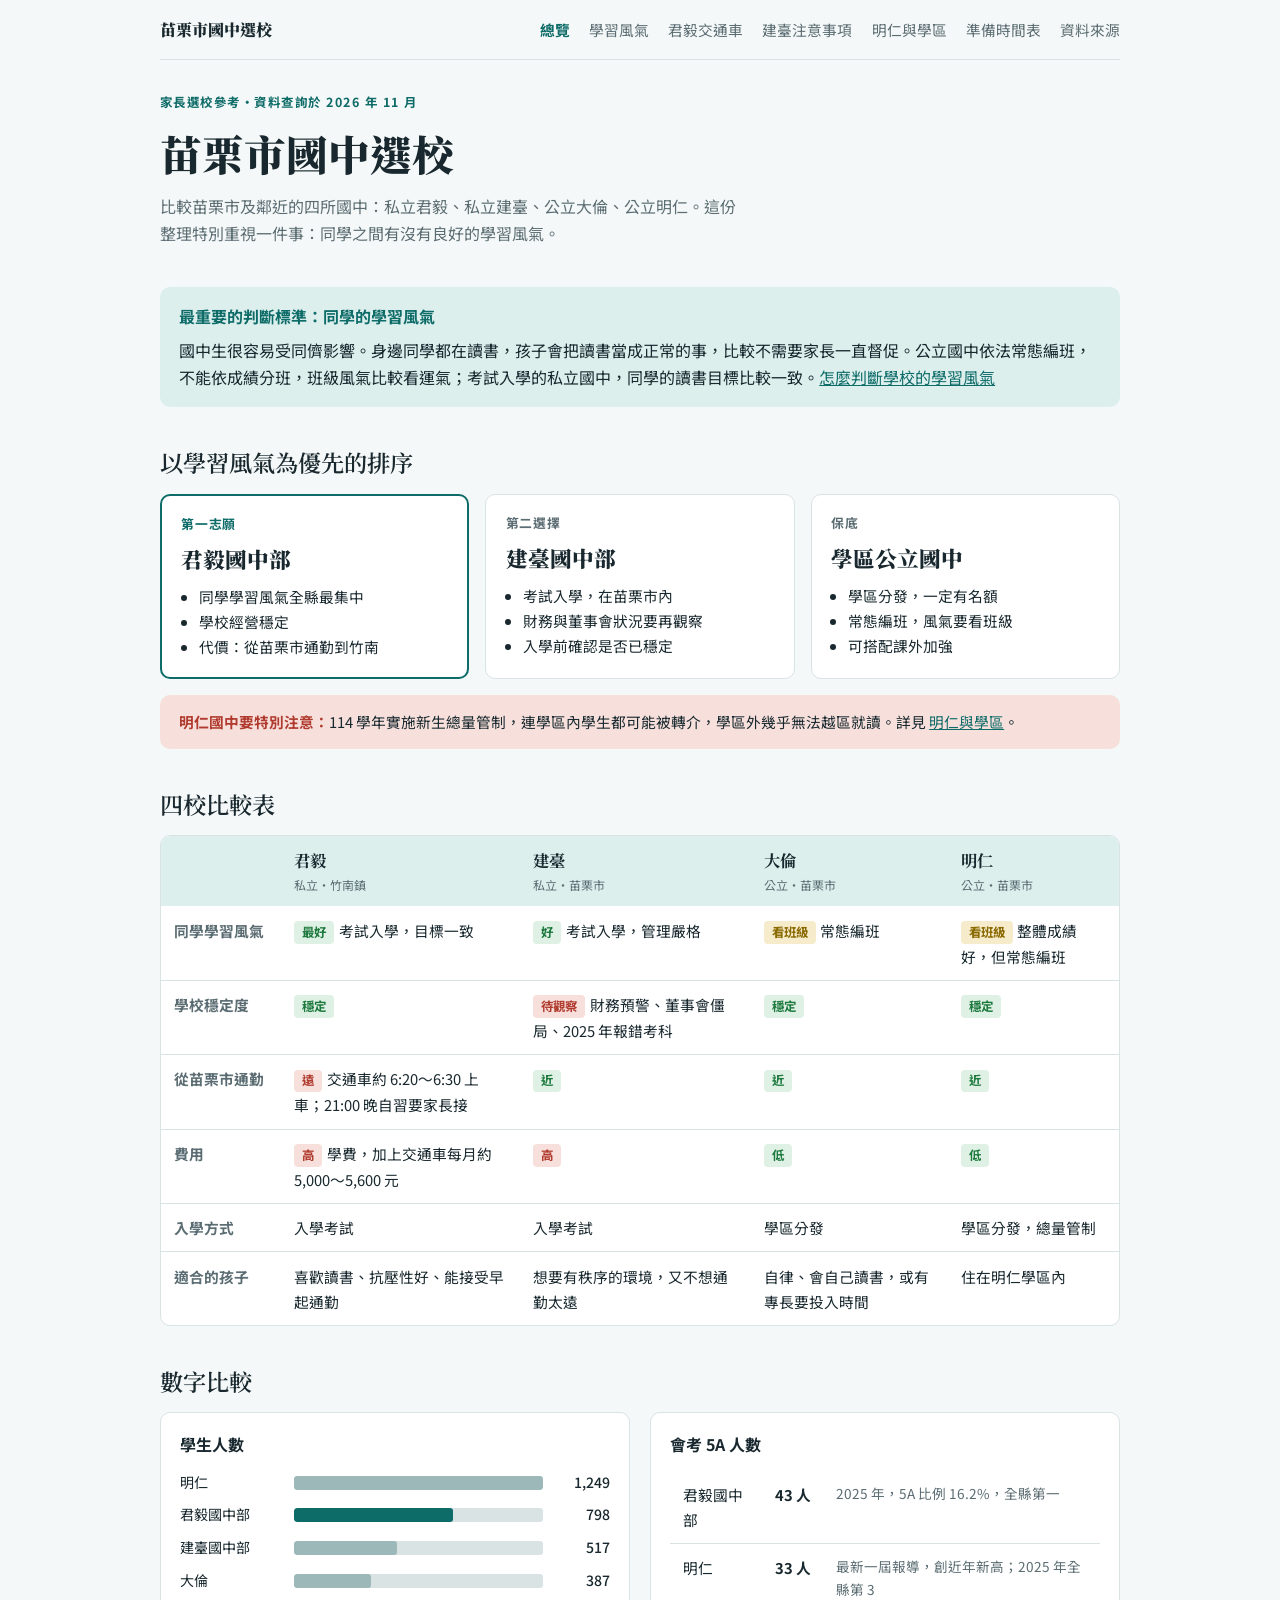
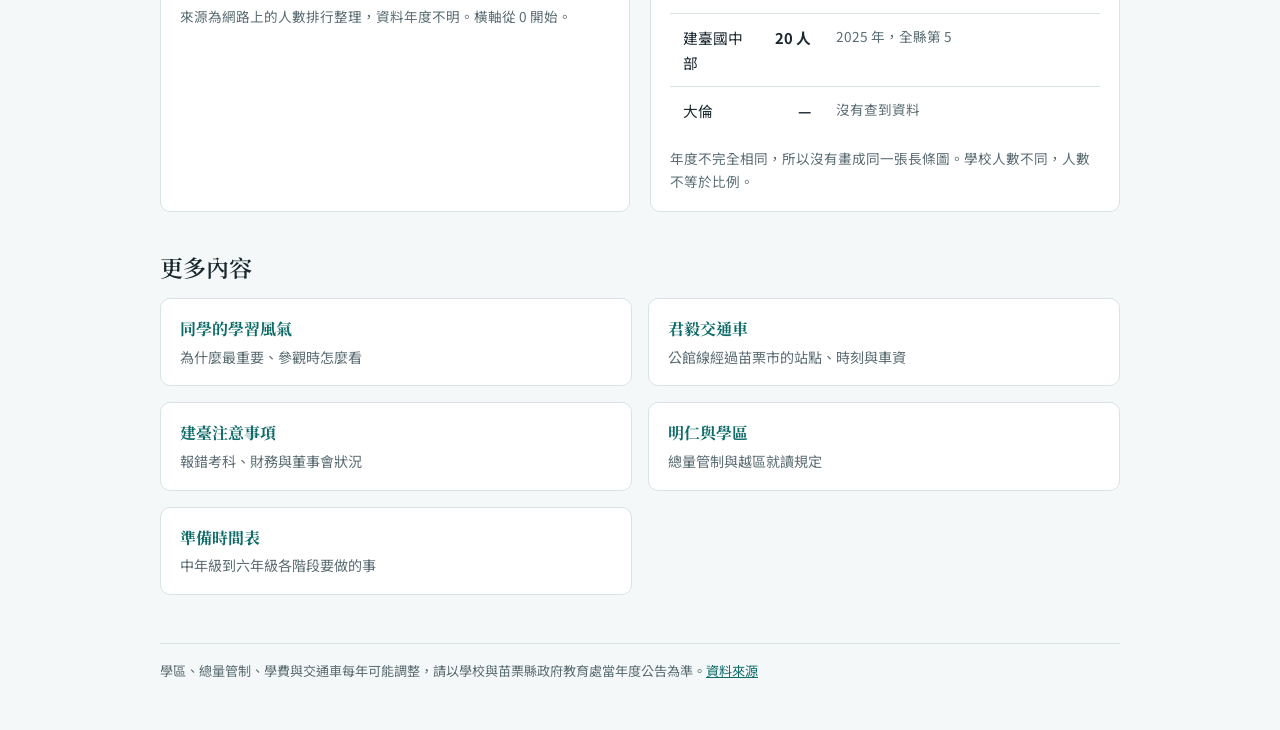
<file: index.html>
<!doctype html>
<html lang="zh-Hant-TW">
<head>
<meta charset="utf-8">
<meta name="viewport" content="width=device-width, initial-scale=1, viewport-fit=cover">
<title>苗栗市國中選校</title>
<meta name="description" content="比較君毅、建臺、大倫、明仁四所國中的學習風氣、穩定度、通勤、費用與入學方式。">
<link rel="preconnect" href="https://fonts.googleapis.com">
<link rel="stylesheet" href="https://fonts.googleapis.com/css2?family=Noto+Sans+TC:wght@400;500;700&family=Noto+Serif+TC:wght@600;900&display=swap">
<link rel="stylesheet" href="style.css">
</head>
<body>
<nav class="top">
  <a class="brand" href="index.html">苗栗市國中選校</a>
  <a class="link" href="index.html" aria-current="page">總覽</a>
  <a class="link" href="atmosphere.html">學習風氣</a>
  <a class="link" href="bus.html">君毅交通車</a>
  <a class="link" href="jiantai.html">建臺注意事項</a>
  <a class="link" href="mingren.html">明仁與學區</a>
  <a class="link" href="timeline.html">準備時間表</a>
  <a class="link" href="sources.html">資料來源</a>
</nav>
<main class="wrap">

<header class="page">
  <span class="eyebrow">家長選校參考・資料查詢於 2026 年 11 月</span>
  <h1>苗栗市國中選校</h1>
  <p class="lede">比較苗栗市及鄰近的四所國中：私立君毅、私立建臺、公立大倫、公立明仁。這份整理特別重視一件事：同學之間有沒有良好的學習風氣。</p>
</header>

<section>
  <div class="key">
    <p><b>最重要的判斷標準：同學的學習風氣</b></p>
    <p>國中生很容易受同儕影響。身邊同學都在讀書，孩子會把讀書當成正常的事，比較不需要家長一直督促。公立國中依法常態編班，不能依成績分班，班級風氣比較看運氣；考試入學的私立國中，同學的讀書目標比較一致。<a href="atmosphere.html">怎麼判斷學校的學習風氣</a></p>
  </div>
</section>

<section>
  <h2>以學習風氣為優先的排序</h2>
  <div class="rank">
    <div class="pick first">
      <span class="role">第一志願</span>
      <span class="name">君毅國中部</span>
      <ul>
        <li>同學學習風氣全縣最集中</li>
        <li>學校經營穩定</li>
        <li>代價：從苗栗市通勤到竹南</li>
      </ul>
    </div>
    <div class="pick">
      <span class="role">第二選擇</span>
      <span class="name">建臺國中部</span>
      <ul>
        <li>考試入學，在苗栗市內</li>
        <li>財務與董事會狀況要再觀察</li>
        <li>入學前確認是否已穩定</li>
      </ul>
    </div>
    <div class="pick">
      <span class="role">保底</span>
      <span class="name">學區公立國中</span>
      <ul>
        <li>學區分發，一定有名額</li>
        <li>常態編班，風氣要看班級</li>
        <li>可搭配課外加強</li>
      </ul>
    </div>
  </div>
  <p class="out"><b>明仁國中要特別注意：</b>114 學年實施新生總量管制，連學區內學生都可能被轉介，學區外幾乎無法越區就讀。詳見 <a href="mingren.html">明仁與學區</a>。</p>
</section>

<section>
  <h2>四校比較表</h2>
  <div class="scroll">
    <table>
      <thead><tr>
        <th></th>
        <th>君毅<span>私立・竹南鎮</span></th>
        <th>建臺<span>私立・苗栗市</span></th>
        <th>大倫<span>公立・苗栗市</span></th>
        <th>明仁<span>公立・苗栗市</span></th>
      </tr></thead>
      <tbody>
        <tr><th>同學學習風氣</th>
          <td><span class="lv g">最好</span>考試入學，目標一致</td>
          <td><span class="lv g">好</span>考試入學，管理嚴格</td>
          <td><span class="lv m">看班級</span>常態編班</td>
          <td><span class="lv m">看班級</span>整體成績好，但常態編班</td></tr>
        <tr><th>學校穩定度</th>
          <td><span class="lv g">穩定</span></td>
          <td><span class="lv b">待觀察</span>財務預警、董事會僵局、2025 年報錯考科</td>
          <td><span class="lv g">穩定</span></td>
          <td><span class="lv g">穩定</span></td></tr>
        <tr><th>從苗栗市通勤</th>
          <td><span class="lv b">遠</span>交通車約 6:20～6:30 上車；21:00 晚自習要家長接</td>
          <td><span class="lv g">近</span></td>
          <td><span class="lv g">近</span></td>
          <td><span class="lv g">近</span></td></tr>
        <tr><th>費用</th>
          <td><span class="lv b">高</span>學費，加上交通車每月約 5,000～5,600 元</td>
          <td><span class="lv b">高</span></td>
          <td><span class="lv g">低</span></td>
          <td><span class="lv g">低</span></td></tr>
        <tr><th>入學方式</th>
          <td>入學考試</td>
          <td>入學考試</td>
          <td>學區分發</td>
          <td>學區分發，總量管制</td></tr>
        <tr><th>適合的孩子</th>
          <td>喜歡讀書、抗壓性好、能接受早起通勤</td>
          <td>想要有秩序的環境，又不想通勤太遠</td>
          <td>自律、會自己讀書，或有專長要投入時間</td>
          <td>住在明仁學區內</td></tr>
      </tbody>
    </table>
  </div>
</section>

<section>
  <h2>數字比較</h2>
  <div class="charts">
    <div class="card">
      <h3>學生人數</h3>
      <div class="bars" role="img" aria-label="學生人數：明仁 1249、君毅國中部 798、建臺國中部 517、大倫 387">
        <div class="row"><span class="lab">明仁</span><div class="track"><div class="fill" style="width:100%"></div></div><span class="val">1,249</span></div>
        <div class="row"><span class="lab">君毅國中部</span><div class="track"><div class="fill hi" style="width:63.9%"></div></div><span class="val">798</span></div>
        <div class="row"><span class="lab">建臺國中部</span><div class="track"><div class="fill" style="width:41.4%"></div></div><span class="val">517</span></div>
        <div class="row"><span class="lab">大倫</span><div class="track"><div class="fill" style="width:31%"></div></div><span class="val">387</span></div>
      </div>
      <p class="note">來源為網路上的人數排行整理，資料年度不明。橫軸從 0 開始。</p>
    </div>
    <div class="card">
      <h3>會考 5A 人數</h3>
      <table>
        <tbody>
          <tr><td>君毅國中部</td><td class="n">43 人</td><td class="note">2025 年，5A 比例 16.2%，全縣第一</td></tr>
          <tr><td>明仁</td><td class="n">33 人</td><td class="note">最新一屆報導，創近年新高；2025 年全縣第 3</td></tr>
          <tr><td>建臺國中部</td><td class="n">20 人</td><td class="note">2025 年，全縣第 5</td></tr>
          <tr><td>大倫</td><td class="n">—</td><td class="note">沒有查到資料</td></tr>
        </tbody>
      </table>
      <p class="note">年度不完全相同，所以沒有畫成同一張長條圖。學校人數不同，人數不等於比例。</p>
    </div>
  </div>
</section>

<section>
  <h2>更多內容</h2>
  <div class="pages">
    <a href="atmosphere.html"><b>同學的學習風氣</b><span>為什麼最重要、參觀時怎麼看</span></a>
    <a href="bus.html"><b>君毅交通車</b><span>公館線經過苗栗市的站點、時刻與車資</span></a>
    <a href="jiantai.html"><b>建臺注意事項</b><span>報錯考科、財務與董事會狀況</span></a>
    <a href="mingren.html"><b>明仁與學區</b><span>總量管制與越區就讀規定</span></a>
    <a href="timeline.html"><b>準備時間表</b><span>中年級到六年級各階段要做的事</span></a>
  </div>
</section>

</main>
<footer>學區、總量管制、學費與交通車每年可能調整，請以學校與苗栗縣政府教育處當年度公告為準。<a href="sources.html">資料來源</a></footer>
</body>
</html>
</file>
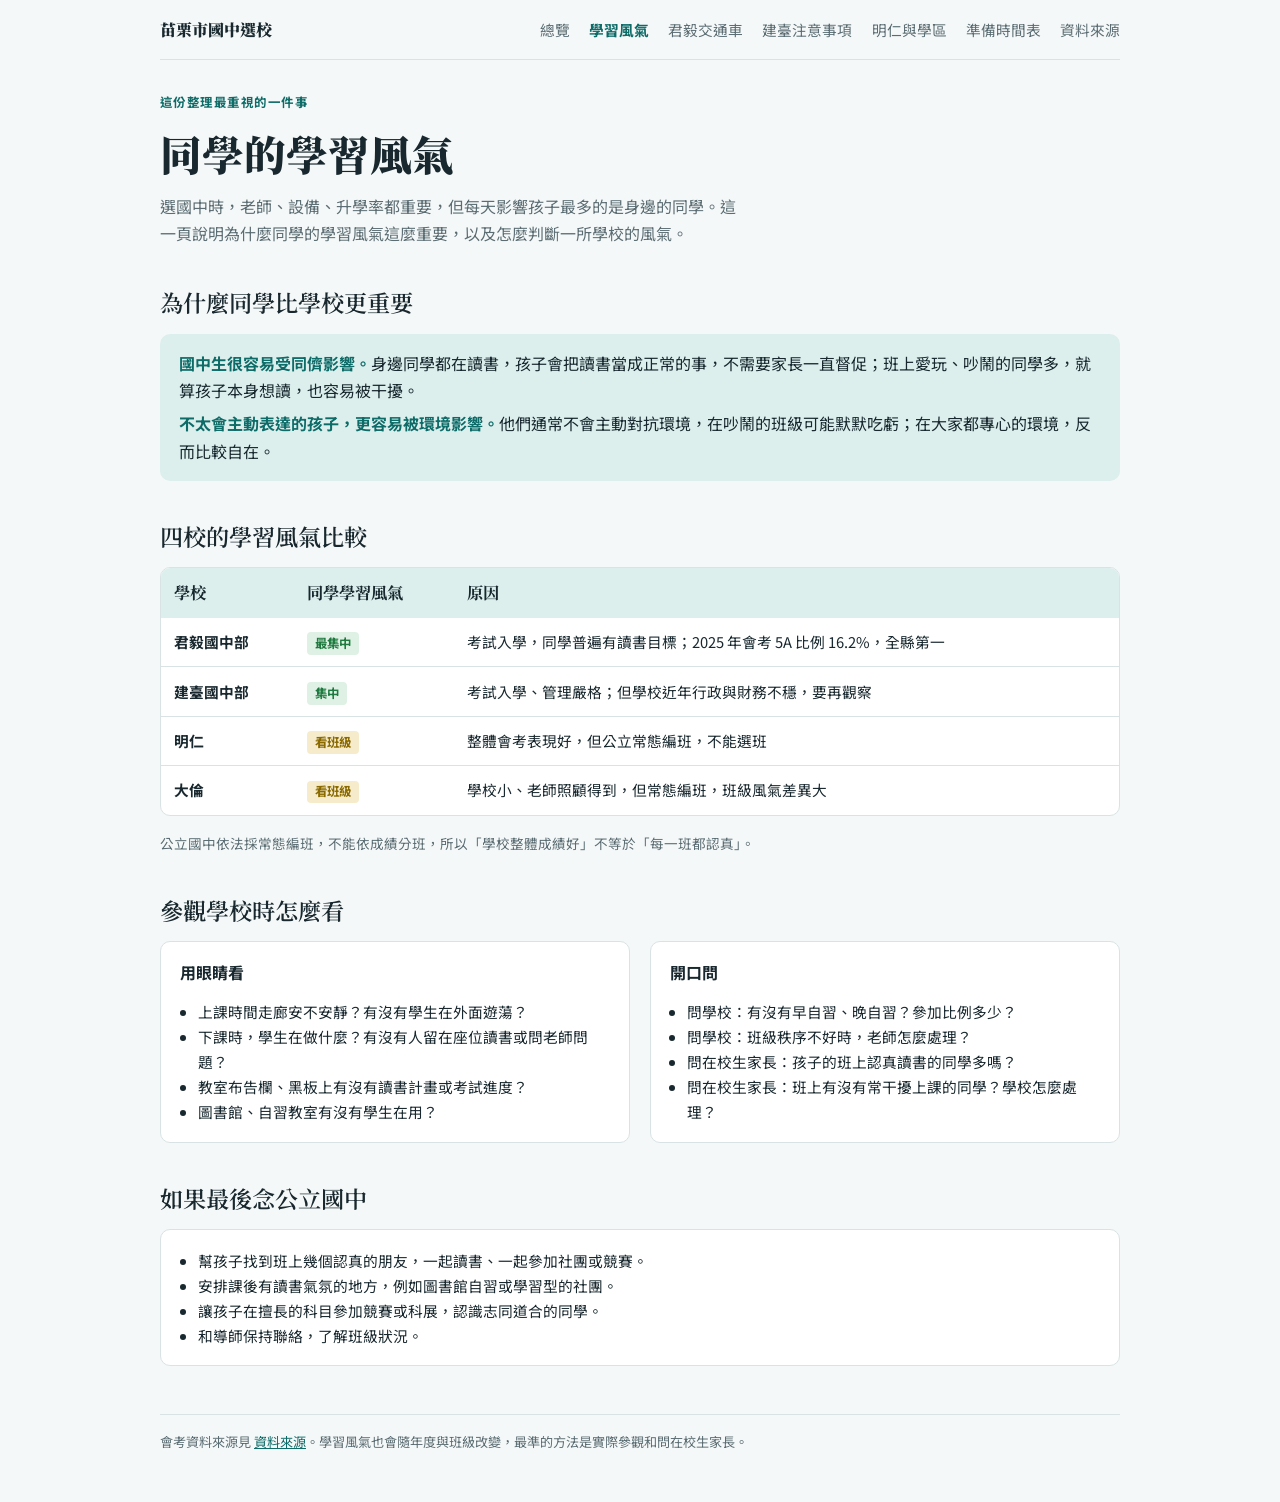
<file: atmosphere.html>
<!doctype html>
<html lang="zh-Hant-TW">
<head>
<meta charset="utf-8">
<meta name="viewport" content="width=device-width, initial-scale=1, viewport-fit=cover">
<title>同學的學習風氣・苗栗市國中選校</title>
<link rel="preconnect" href="https://fonts.googleapis.com">
<link rel="stylesheet" href="https://fonts.googleapis.com/css2?family=Noto+Sans+TC:wght@400;500;700&family=Noto+Serif+TC:wght@600;900&display=swap">
<link rel="stylesheet" href="style.css">
</head>
<body>
<nav class="top">
  <a class="brand" href="index.html">苗栗市國中選校</a>
  <a class="link" href="index.html">總覽</a>
  <a class="link" href="atmosphere.html" aria-current="page">學習風氣</a>
  <a class="link" href="bus.html">君毅交通車</a>
  <a class="link" href="jiantai.html">建臺注意事項</a>
  <a class="link" href="mingren.html">明仁與學區</a>
  <a class="link" href="timeline.html">準備時間表</a>
  <a class="link" href="sources.html">資料來源</a>
</nav>
<main class="wrap">

<header class="page">
  <span class="eyebrow">這份整理最重視的一件事</span>
  <h1>同學的學習風氣</h1>
  <p class="lede">選國中時，老師、設備、升學率都重要，但每天影響孩子最多的是身邊的同學。這一頁說明為什麼同學的學習風氣這麼重要，以及怎麼判斷一所學校的風氣。</p>
</header>

<section>
  <h2>為什麼同學比學校更重要</h2>
  <div class="key">
    <p><b>國中生很容易受同儕影響。</b>身邊同學都在讀書，孩子會把讀書當成正常的事，不需要家長一直督促；班上愛玩、吵鬧的同學多，就算孩子本身想讀，也容易被干擾。</p>
    <p><b>不太會主動表達的孩子，更容易被環境影響。</b>他們通常不會主動對抗環境，在吵鬧的班級可能默默吃虧；在大家都專心的環境，反而比較自在。</p>
  </div>
</section>

<section>
  <h2>四校的學習風氣比較</h2>
  <div class="scroll">
    <table>
      <thead><tr><th>學校</th><th>同學學習風氣</th><th>原因</th></tr></thead>
      <tbody>
        <tr><td><b>君毅國中部</b></td><td><span class="lv g">最集中</span></td><td>考試入學，同學普遍有讀書目標；2025 年會考 5A 比例 16.2%，全縣第一</td></tr>
        <tr><td><b>建臺國中部</b></td><td><span class="lv g">集中</span></td><td>考試入學、管理嚴格；但學校近年行政與財務不穩，要再觀察</td></tr>
        <tr><td><b>明仁</b></td><td><span class="lv m">看班級</span></td><td>整體會考表現好，但公立常態編班，不能選班</td></tr>
        <tr><td><b>大倫</b></td><td><span class="lv m">看班級</span></td><td>學校小、老師照顧得到，但常態編班，班級風氣差異大</td></tr>
      </tbody>
    </table>
  </div>
  <p class="note">公立國中依法採常態編班，不能依成績分班，所以「學校整體成績好」不等於「每一班都認真」。</p>
</section>

<section>
  <h2>參觀學校時怎麼看</h2>
  <div class="charts">
    <div class="card">
      <h3>用眼睛看</h3>
      <ul>
        <li>上課時間走廊安不安靜？有沒有學生在外面遊蕩？</li>
        <li>下課時，學生在做什麼？有沒有人留在座位讀書或問老師問題？</li>
        <li>教室布告欄、黑板上有沒有讀書計畫或考試進度？</li>
        <li>圖書館、自習教室有沒有學生在用？</li>
      </ul>
    </div>
    <div class="card">
      <h3>開口問</h3>
      <ul>
        <li>問學校：有沒有早自習、晚自習？參加比例多少？</li>
        <li>問學校：班級秩序不好時，老師怎麼處理？</li>
        <li>問在校生家長：孩子的班上認真讀書的同學多嗎？</li>
        <li>問在校生家長：班上有沒有常干擾上課的同學？學校怎麼處理？</li>
      </ul>
    </div>
  </div>
</section>

<section>
  <h2>如果最後念公立國中</h2>
  <div class="card">
    <ul>
      <li>幫孩子找到班上幾個認真的朋友，一起讀書、一起參加社團或競賽。</li>
      <li>安排課後有讀書氣氛的地方，例如圖書館自習或學習型的社團。</li>
      <li>讓孩子在擅長的科目參加競賽或科展，認識志同道合的同學。</li>
      <li>和導師保持聯絡，了解班級狀況。</li>
    </ul>
  </div>
</section>

</main>
<footer>會考資料來源見 <a href="sources.html">資料來源</a>。學習風氣也會隨年度與班級改變，最準的方法是實際參觀和問在校生家長。</footer>
</body>
</html>
</file>
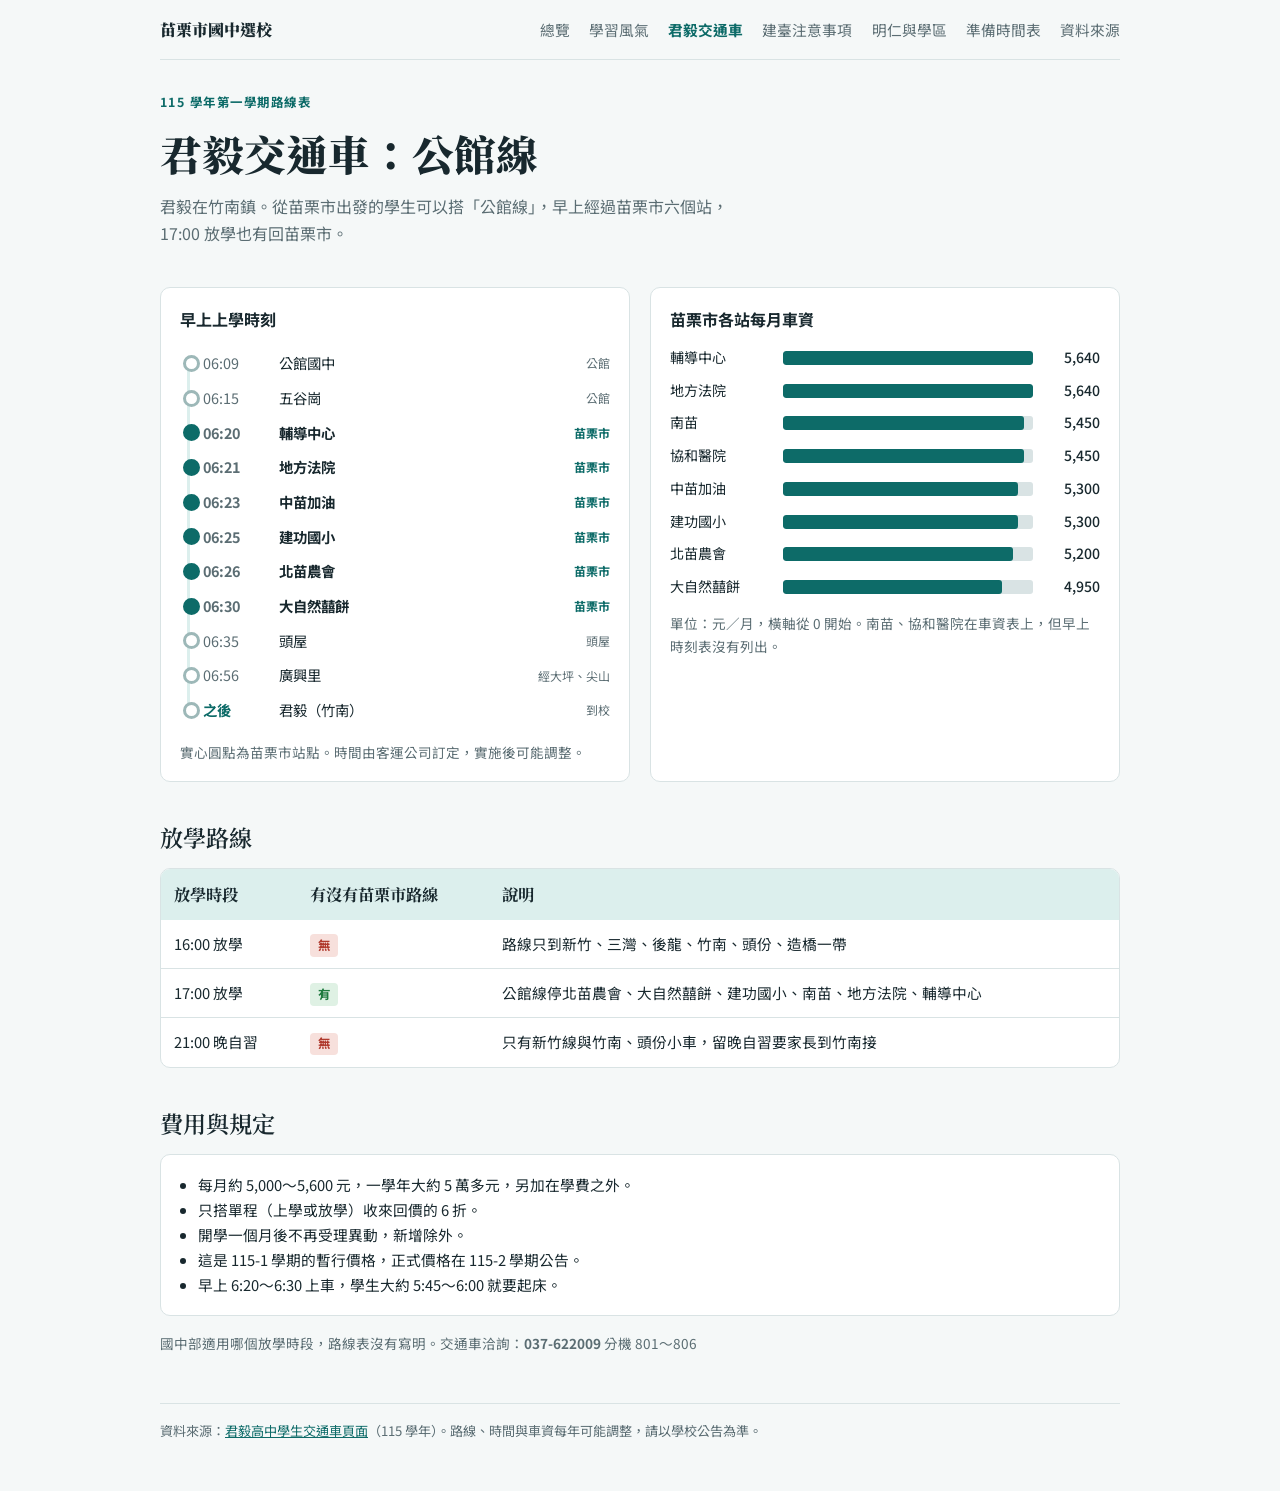
<file: bus.html>
<!doctype html>
<html lang="zh-Hant-TW">
<head>
<meta charset="utf-8">
<meta name="viewport" content="width=device-width, initial-scale=1, viewport-fit=cover">
<title>君毅交通車・苗栗市國中選校</title>
<link rel="preconnect" href="https://fonts.googleapis.com">
<link rel="stylesheet" href="https://fonts.googleapis.com/css2?family=Noto+Sans+TC:wght@400;500;700&family=Noto+Serif+TC:wght@600;900&display=swap">
<link rel="stylesheet" href="style.css">
</head>
<body>
<nav class="top">
  <a class="brand" href="index.html">苗栗市國中選校</a>
  <a class="link" href="index.html">總覽</a>
  <a class="link" href="atmosphere.html">學習風氣</a>
  <a class="link" href="bus.html" aria-current="page">君毅交通車</a>
  <a class="link" href="jiantai.html">建臺注意事項</a>
  <a class="link" href="mingren.html">明仁與學區</a>
  <a class="link" href="timeline.html">準備時間表</a>
  <a class="link" href="sources.html">資料來源</a>
</nav>
<main class="wrap">

<header class="page">
  <span class="eyebrow">115 學年第一學期路線表</span>
  <h1>君毅交通車：公館線</h1>
  <p class="lede">君毅在竹南鎮。從苗栗市出發的學生可以搭「公館線」，早上經過苗栗市六個站，17:00 放學也有回苗栗市。</p>
</header>

<section>
  <div class="charts">
    <div class="card">
      <h3>早上上學時刻</h3>
      <div class="route">
        <div class="stop"><span class="t">06:09</span><span>公館國中</span><span class="tag">公館</span></div>
        <div class="stop"><span class="t">06:15</span><span>五谷崗</span><span class="tag">公館</span></div>
        <div class="stop city"><span class="t">06:20</span><span>輔導中心</span><span class="tag">苗栗市</span></div>
        <div class="stop city"><span class="t">06:21</span><span>地方法院</span><span class="tag">苗栗市</span></div>
        <div class="stop city"><span class="t">06:23</span><span>中苗加油</span><span class="tag">苗栗市</span></div>
        <div class="stop city"><span class="t">06:25</span><span>建功國小</span><span class="tag">苗栗市</span></div>
        <div class="stop city"><span class="t">06:26</span><span>北苗農會</span><span class="tag">苗栗市</span></div>
        <div class="stop city"><span class="t">06:30</span><span>大自然囍餅</span><span class="tag">苗栗市</span></div>
        <div class="stop"><span class="t">06:35</span><span>頭屋</span><span class="tag">頭屋</span></div>
        <div class="stop"><span class="t">06:56</span><span>廣興里</span><span class="tag">經大坪、尖山</span></div>
        <div class="stop end"><span class="t">之後</span><span>君毅（竹南）</span><span class="tag">到校</span></div>
      </div>
      <p class="note">實心圓點為苗栗市站點。時間由客運公司訂定，實施後可能調整。</p>
    </div>

    <div class="card">
      <h3>苗栗市各站每月車資</h3>
      <div class="bars" role="img" aria-label="每月車資：輔導中心 5640、地方法院 5640、南苗 5450、協和醫院 5450、中苗加油 5300、建功國小 5300、北苗農會 5200、大自然囍餅 4950 元">
        <div class="row"><span class="lab">輔導中心</span><div class="track"><div class="fill hi" style="width:100%"></div></div><span class="val">5,640</span></div>
        <div class="row"><span class="lab">地方法院</span><div class="track"><div class="fill hi" style="width:100%"></div></div><span class="val">5,640</span></div>
        <div class="row"><span class="lab">南苗</span><div class="track"><div class="fill hi" style="width:96.6%"></div></div><span class="val">5,450</span></div>
        <div class="row"><span class="lab">協和醫院</span><div class="track"><div class="fill hi" style="width:96.6%"></div></div><span class="val">5,450</span></div>
        <div class="row"><span class="lab">中苗加油</span><div class="track"><div class="fill hi" style="width:94%"></div></div><span class="val">5,300</span></div>
        <div class="row"><span class="lab">建功國小</span><div class="track"><div class="fill hi" style="width:94%"></div></div><span class="val">5,300</span></div>
        <div class="row"><span class="lab">北苗農會</span><div class="track"><div class="fill hi" style="width:92.2%"></div></div><span class="val">5,200</span></div>
        <div class="row"><span class="lab">大自然囍餅</span><div class="track"><div class="fill hi" style="width:87.8%"></div></div><span class="val">4,950</span></div>
      </div>
      <p class="note">單位：元／月，橫軸從 0 開始。南苗、協和醫院在車資表上，但早上時刻表沒有列出。</p>
    </div>
  </div>
</section>

<section>
  <h2>放學路線</h2>
  <div class="scroll">
    <table>
      <thead><tr><th>放學時段</th><th>有沒有苗栗市路線</th><th>說明</th></tr></thead>
      <tbody>
        <tr><td>16:00 放學</td><td><span class="lv b">無</span></td><td>路線只到新竹、三灣、後龍、竹南、頭份、造橋一帶</td></tr>
        <tr><td>17:00 放學</td><td><span class="lv g">有</span></td><td>公館線停北苗農會、大自然囍餅、建功國小、南苗、地方法院、輔導中心</td></tr>
        <tr><td>21:00 晚自習</td><td><span class="lv b">無</span></td><td>只有新竹線與竹南、頭份小車，留晚自習要家長到竹南接</td></tr>
      </tbody>
    </table>
  </div>
</section>

<section>
  <h2>費用與規定</h2>
  <div class="card">
    <ul>
      <li>每月約 5,000～5,600 元，一學年大約 5 萬多元，另加在學費之外。</li>
      <li>只搭單程（上學或放學）收來回價的 6 折。</li>
      <li>開學一個月後不再受理異動，新增除外。</li>
      <li>這是 115-1 學期的暫行價格，正式價格在 115-2 學期公告。</li>
      <li>早上 6:20～6:30 上車，學生大約 5:45～6:00 就要起床。</li>
    </ul>
  </div>
  <p class="note">國中部適用哪個放學時段，路線表沒有寫明。交通車洽詢：<span class="tel">037-622009</span> 分機 801～806</p>
</section>

</main>
<footer>資料來源：<a href="https://www.cish.mlc.edu.tw/p/412-1000-310.php" target="_blank" rel="noopener">君毅高中學生交通車頁面</a>（115 學年）。路線、時間與車資每年可能調整，請以學校公告為準。</footer>
</body>
</html>
</file>
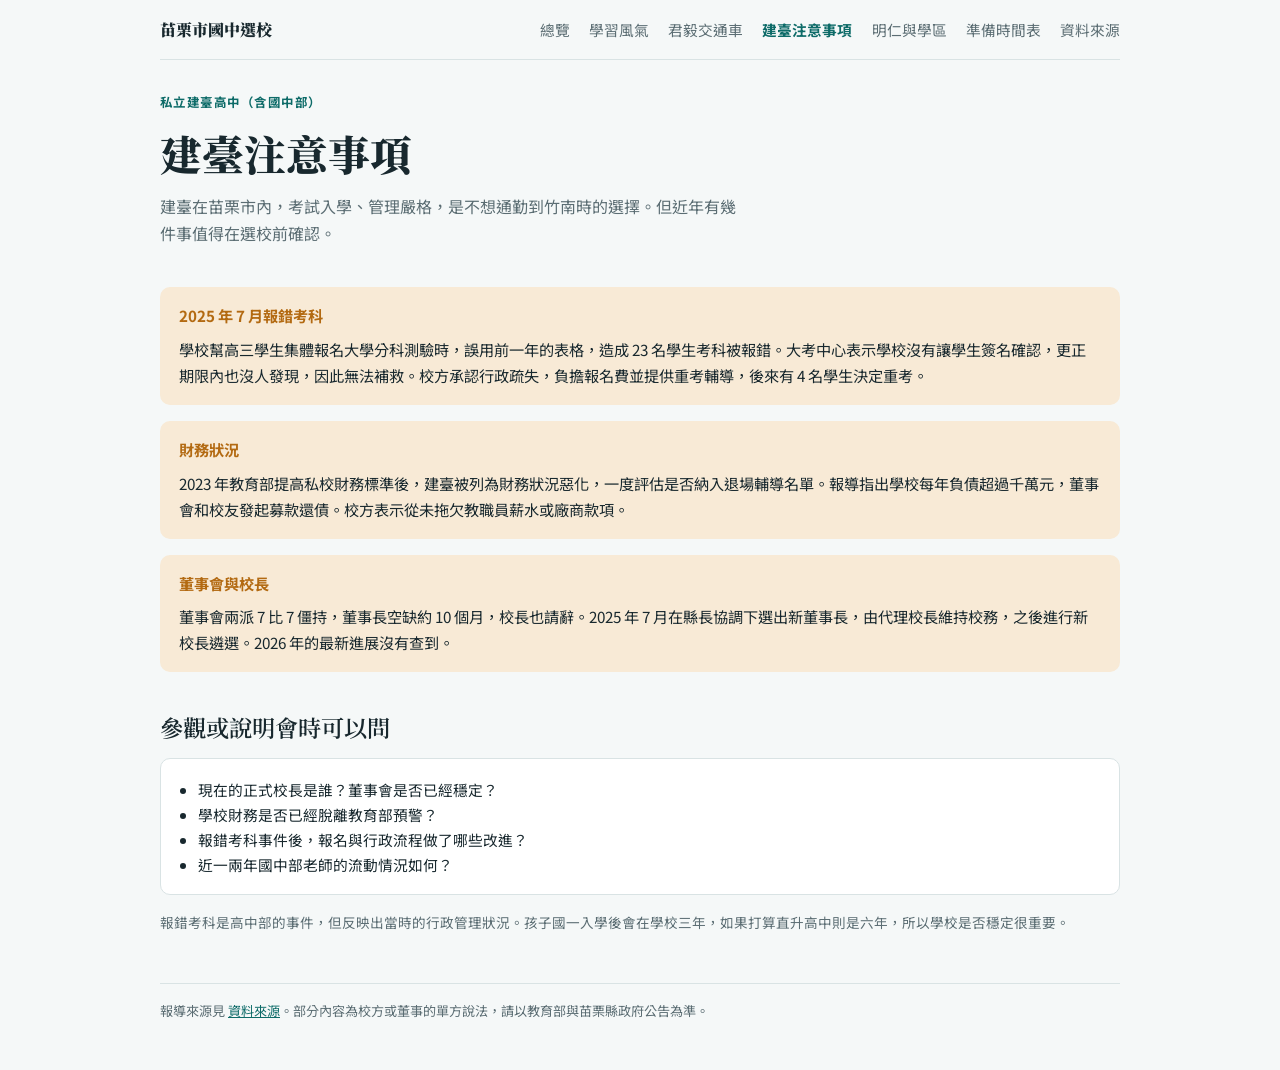
<file: jiantai.html>
<!doctype html>
<html lang="zh-Hant-TW">
<head>
<meta charset="utf-8">
<meta name="viewport" content="width=device-width, initial-scale=1, viewport-fit=cover">
<title>建臺注意事項・苗栗市國中選校</title>
<link rel="preconnect" href="https://fonts.googleapis.com">
<link rel="stylesheet" href="https://fonts.googleapis.com/css2?family=Noto+Sans+TC:wght@400;500;700&family=Noto+Serif+TC:wght@600;900&display=swap">
<link rel="stylesheet" href="style.css">
</head>
<body>
<nav class="top">
  <a class="brand" href="index.html">苗栗市國中選校</a>
  <a class="link" href="index.html">總覽</a>
  <a class="link" href="atmosphere.html">學習風氣</a>
  <a class="link" href="bus.html">君毅交通車</a>
  <a class="link" href="jiantai.html" aria-current="page">建臺注意事項</a>
  <a class="link" href="mingren.html">明仁與學區</a>
  <a class="link" href="timeline.html">準備時間表</a>
  <a class="link" href="sources.html">資料來源</a>
</nav>
<main class="wrap">

<header class="page">
  <span class="eyebrow">私立建臺高中（含國中部）</span>
  <h1>建臺注意事項</h1>
  <p class="lede">建臺在苗栗市內，考試入學、管理嚴格，是不想通勤到竹南時的選擇。但近年有幾件事值得在選校前確認。</p>
</header>

<section>
  <div class="warn">
    <p><b>2025 年 7 月報錯考科</b></p>
    <p>學校幫高三學生集體報名大學分科測驗時，誤用前一年的表格，造成 23 名學生考科被報錯。大考中心表示學校沒有讓學生簽名確認，更正期限內也沒人發現，因此無法補救。校方承認行政疏失，負擔報名費並提供重考輔導，後來有 4 名學生決定重考。</p>
  </div>
  <div class="warn">
    <p><b>財務狀況</b></p>
    <p>2023 年教育部提高私校財務標準後，建臺被列為財務狀況惡化，一度評估是否納入退場輔導名單。報導指出學校每年負債超過千萬元，董事會和校友發起募款還債。校方表示從未拖欠教職員薪水或廠商款項。</p>
  </div>
  <div class="warn">
    <p><b>董事會與校長</b></p>
    <p>董事會兩派 7 比 7 僵持，董事長空缺約 10 個月，校長也請辭。2025 年 7 月在縣長協調下選出新董事長，由代理校長維持校務，之後進行新校長遴選。2026 年的最新進展沒有查到。</p>
  </div>
</section>

<section>
  <h2>參觀或說明會時可以問</h2>
  <div class="card">
    <ul>
      <li>現在的正式校長是誰？董事會是否已經穩定？</li>
      <li>學校財務是否已經脫離教育部預警？</li>
      <li>報錯考科事件後，報名與行政流程做了哪些改進？</li>
      <li>近一兩年國中部老師的流動情況如何？</li>
    </ul>
  </div>
  <p class="note">報錯考科是高中部的事件，但反映出當時的行政管理狀況。孩子國一入學後會在學校三年，如果打算直升高中則是六年，所以學校是否穩定很重要。</p>
</section>

</main>
<footer>報導來源見 <a href="sources.html">資料來源</a>。部分內容為校方或董事的單方說法，請以教育部與苗栗縣政府公告為準。</footer>
</body>
</html>
</file>
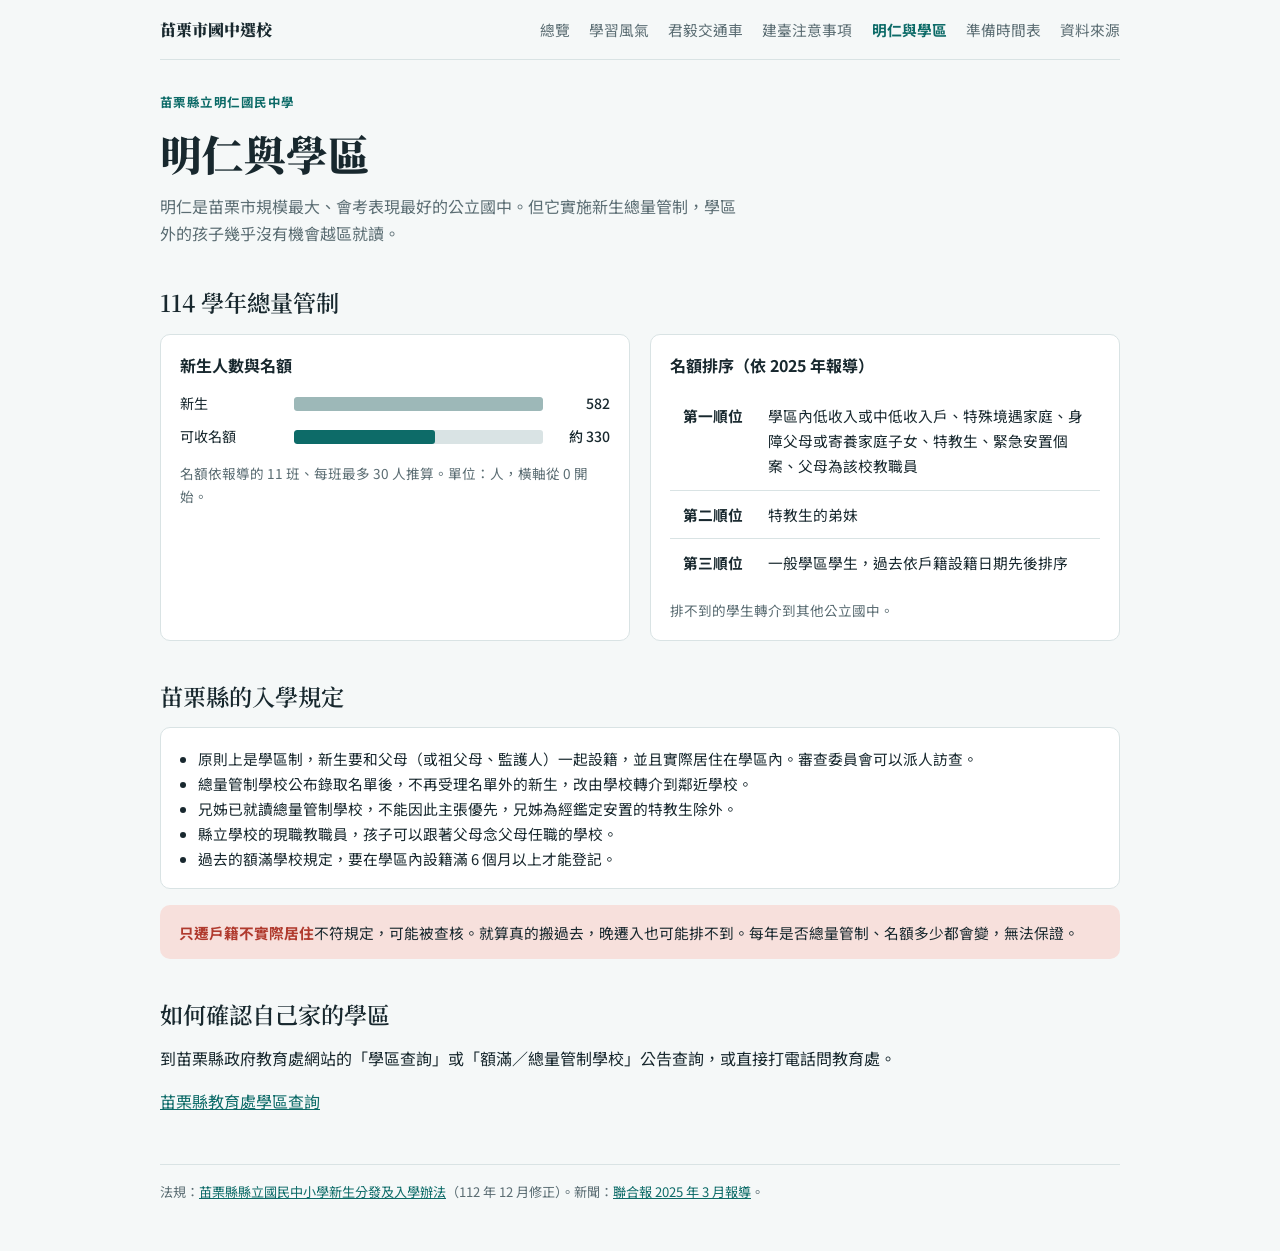
<file: mingren.html>
<!doctype html>
<html lang="zh-Hant-TW">
<head>
<meta charset="utf-8">
<meta name="viewport" content="width=device-width, initial-scale=1, viewport-fit=cover">
<title>明仁與學區・苗栗市國中選校</title>
<link rel="preconnect" href="https://fonts.googleapis.com">
<link rel="stylesheet" href="https://fonts.googleapis.com/css2?family=Noto+Sans+TC:wght@400;500;700&family=Noto+Serif+TC:wght@600;900&display=swap">
<link rel="stylesheet" href="style.css">
</head>
<body>
<nav class="top">
  <a class="brand" href="index.html">苗栗市國中選校</a>
  <a class="link" href="index.html">總覽</a>
  <a class="link" href="atmosphere.html">學習風氣</a>
  <a class="link" href="bus.html">君毅交通車</a>
  <a class="link" href="jiantai.html">建臺注意事項</a>
  <a class="link" href="mingren.html" aria-current="page">明仁與學區</a>
  <a class="link" href="timeline.html">準備時間表</a>
  <a class="link" href="sources.html">資料來源</a>
</nav>
<main class="wrap">

<header class="page">
  <span class="eyebrow">苗栗縣立明仁國民中學</span>
  <h1>明仁與學區</h1>
  <p class="lede">明仁是苗栗市規模最大、會考表現最好的公立國中。但它實施新生總量管制，學區外的孩子幾乎沒有機會越區就讀。</p>
</header>

<section>
  <h2>114 學年總量管制</h2>
  <div class="charts">
    <div class="card">
      <h3>新生人數與名額</h3>
      <div class="bars" role="img" aria-label="新生 582 人，名額約 330 人">
        <div class="row"><span class="lab">新生</span><div class="track"><div class="fill" style="width:100%"></div></div><span class="val">582</span></div>
        <div class="row"><span class="lab">可收名額</span><div class="track"><div class="fill hi" style="width:56.7%"></div></div><span class="val">約 330</span></div>
      </div>
      <p class="note">名額依報導的 11 班、每班最多 30 人推算。單位：人，橫軸從 0 開始。</p>
    </div>
    <div class="card">
      <h3>名額排序（依 2025 年報導）</h3>
      <table>
        <tbody>
          <tr><td class="n">第一順位</td><td>學區內低收入或中低收入戶、特殊境遇家庭、身障父母或寄養家庭子女、特教生、緊急安置個案、父母為該校教職員</td></tr>
          <tr><td class="n">第二順位</td><td>特教生的弟妹</td></tr>
          <tr><td class="n">第三順位</td><td>一般學區學生，過去依戶籍設籍日期先後排序</td></tr>
        </tbody>
      </table>
      <p class="note">排不到的學生轉介到其他公立國中。</p>
    </div>
  </div>
</section>

<section>
  <h2>苗栗縣的入學規定</h2>
  <div class="card">
    <ul>
      <li>原則上是學區制，新生要和父母（或祖父母、監護人）一起設籍，並且實際居住在學區內。審查委員會可以派人訪查。</li>
      <li>總量管制學校公布錄取名單後，不再受理名單外的新生，改由學校轉介到鄰近學校。</li>
      <li>兄姊已就讀總量管制學校，不能因此主張優先，兄姊為經鑑定安置的特教生除外。</li>
      <li>縣立學校的現職教職員，孩子可以跟著父母念父母任職的學校。</li>
      <li>過去的額滿學校規定，要在學區內設籍滿 6 個月以上才能登記。</li>
    </ul>
  </div>
  <p class="out"><b>只遷戶籍不實際居住</b>不符規定，可能被查核。就算真的搬過去，晚遷入也可能排不到。每年是否總量管制、名額多少都會變，無法保證。</p>
</section>

<section>
  <h2>如何確認自己家的學區</h2>
  <p>到苗栗縣政府教育處網站的「學區查詢」或「額滿／總量管制學校」公告查詢，或直接打電話問教育處。</p>
  <p><a href="https://www.mlc.edu.tw/System/main/School/AreaSearch.php?pageNum_RecSM=7&amp;totalRows_RecSM=153" target="_blank" rel="noopener">苗栗縣教育處學區查詢</a></p>
</section>

</main>
<footer>法規：<a href="https://law.miaoli.gov.tw/glrsnewsout/LawContent.aspx?id=FL039865" target="_blank" rel="noopener">苗栗縣縣立國民中小學新生分發及入學辦法</a>（112 年 12 月修正）。新聞：<a href="https://udn.com/news/story/6898/8625726" target="_blank" rel="noopener">聯合報 2025 年 3 月報導</a>。</footer>
</body>
</html>
</file>
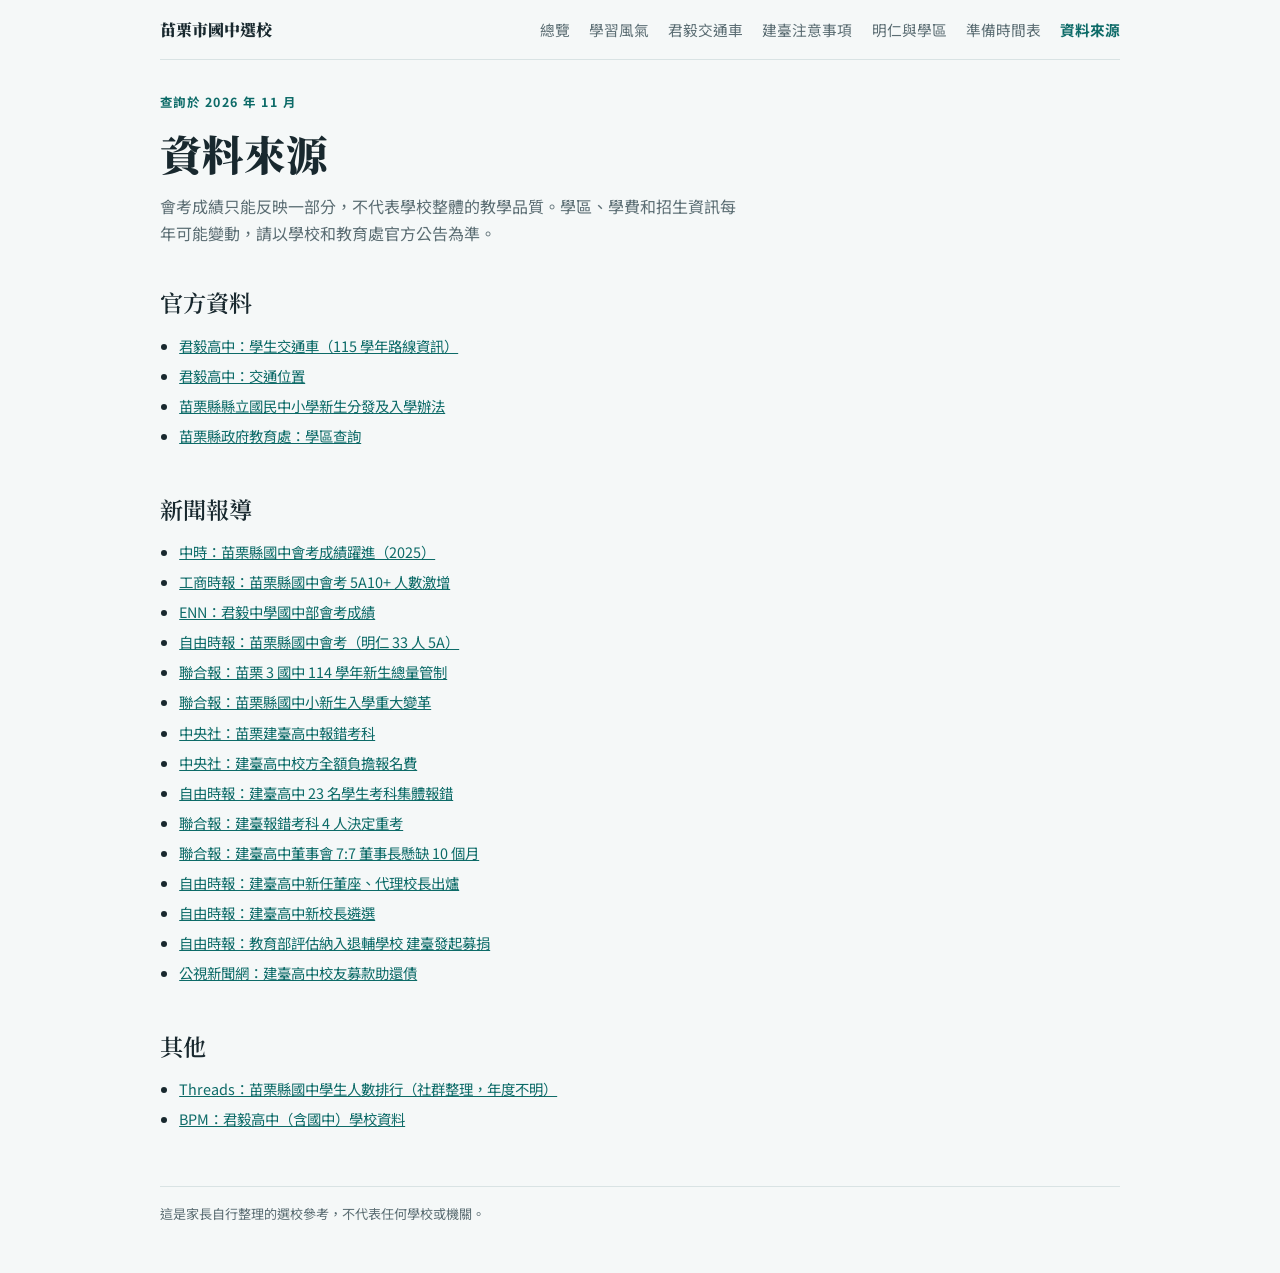
<file: sources.html>
<!doctype html>
<html lang="zh-Hant-TW">
<head>
<meta charset="utf-8">
<meta name="viewport" content="width=device-width, initial-scale=1, viewport-fit=cover">
<title>資料來源・苗栗市國中選校</title>
<link rel="preconnect" href="https://fonts.googleapis.com">
<link rel="stylesheet" href="https://fonts.googleapis.com/css2?family=Noto+Sans+TC:wght@400;500;700&family=Noto+Serif+TC:wght@600;900&display=swap">
<link rel="stylesheet" href="style.css">
</head>
<body>
<nav class="top">
  <a class="brand" href="index.html">苗栗市國中選校</a>
  <a class="link" href="index.html">總覽</a>
  <a class="link" href="atmosphere.html">學習風氣</a>
  <a class="link" href="bus.html">君毅交通車</a>
  <a class="link" href="jiantai.html">建臺注意事項</a>
  <a class="link" href="mingren.html">明仁與學區</a>
  <a class="link" href="timeline.html">準備時間表</a>
  <a class="link" href="sources.html" aria-current="page">資料來源</a>
</nav>
<main class="wrap">

<header class="page">
  <span class="eyebrow">查詢於 2026 年 11 月</span>
  <h1>資料來源</h1>
  <p class="lede">會考成績只能反映一部分，不代表學校整體的教學品質。學區、學費和招生資訊每年可能變動，請以學校和教育處官方公告為準。</p>
</header>

<section>
  <h2>官方資料</h2>
  <ul class="src">
    <li><a href="https://www.cish.mlc.edu.tw/p/412-1000-310.php" target="_blank" rel="noopener">君毅高中：學生交通車（115 學年路線資訊）</a></li>
    <li><a href="https://www.cish.mlc.edu.tw/p/412-1000-160.php" target="_blank" rel="noopener">君毅高中：交通位置</a></li>
    <li><a href="https://law.miaoli.gov.tw/glrsnewsout/LawContent.aspx?id=FL039865" target="_blank" rel="noopener">苗栗縣縣立國民中小學新生分發及入學辦法</a></li>
    <li><a href="https://www.mlc.edu.tw/System/main/School/AreaSearch.php?pageNum_RecSM=7&amp;totalRows_RecSM=153" target="_blank" rel="noopener">苗栗縣政府教育處：學區查詢</a></li>
  </ul>
</section>

<section>
  <h2>新聞報導</h2>
  <ul class="src">
    <li><a href="https://www.chinatimes.com/realtimenews/20250606003383-260405" target="_blank" rel="noopener">中時：苗栗縣國中會考成績躍進（2025）</a></li>
    <li><a href="https://www.ctee.com.tw/news/20250606701505-431401" target="_blank" rel="noopener">工商時報：苗栗縣國中會考 5A10+ 人數激增</a></li>
    <li><a href="https://enn.tw/627773/" target="_blank" rel="noopener">ENN：君毅中學國中部會考成績</a></li>
    <li><a href="https://news.ltn.com.tw/news/Miaoli/breakingnews/5462168" target="_blank" rel="noopener">自由時報：苗栗縣國中會考（明仁 33 人 5A）</a></li>
    <li><a href="https://udn.com/news/story/6898/8625726" target="_blank" rel="noopener">聯合報：苗栗 3 國中 114 學年新生總量管制</a></li>
    <li><a href="https://udn.com/news/story/6898/7665865" target="_blank" rel="noopener">聯合報：苗栗縣國中小新生入學重大變革</a></li>
    <li><a href="https://www.cna.com.tw/news/ahel/202507110240.aspx" target="_blank" rel="noopener">中央社：苗栗建臺高中報錯考科</a></li>
    <li><a href="https://www.cna.com.tw/news/ahel/202507130141.aspx" target="_blank" rel="noopener">中央社：建臺高中校方全額負擔報名費</a></li>
    <li><a href="https://news.ltn.com.tw/news/Miaoli/breakingnews/5102954" target="_blank" rel="noopener">自由時報：建臺高中 23 名學生考科集體報錯</a></li>
    <li><a href="https://udn.com/news/story/6925/8906679" target="_blank" rel="noopener">聯合報：建臺報錯考科 4 人決定重考</a></li>
    <li><a href="https://udn.com/news/story/7266/8871022" target="_blank" rel="noopener">聯合報：建臺高中董事會 7:7 董事長懸缺 10 個月</a></li>
    <li><a href="https://news.ltn.com.tw/news/Miaoli/breakingnews/5114967" target="_blank" rel="noopener">自由時報：建臺高中新任董座、代理校長出爐</a></li>
    <li><a href="https://news.ltn.com.tw/news/Miaoli/breakingnews/5177475" target="_blank" rel="noopener">自由時報：建臺高中新校長遴選</a></li>
    <li><a href="https://news.ltn.com.tw/news/life/breakingnews/4262539" target="_blank" rel="noopener">自由時報：教育部評估納入退輔學校 建臺發起募捐</a></li>
    <li><a href="https://news.pts.org.tw/article/631292" target="_blank" rel="noopener">公視新聞網：建臺高中校友募款助還債</a></li>
  </ul>
</section>

<section>
  <h2>其他</h2>
  <ul class="src">
    <li><a href="https://www.threads.com/@crispfoodsky/post/DRULH7GjS5k" target="_blank" rel="noopener">Threads：苗栗縣國中學生人數排行（社群整理，年度不明）</a></li>
    <li><a href="https://bpm.com.tw/school/0-51302-51302/" target="_blank" rel="noopener">BPM：君毅高中（含國中）學校資料</a></li>
  </ul>
</section>

</main>
<footer>這是家長自行整理的選校參考，不代表任何學校或機關。</footer>
</body>
</html>
</file>
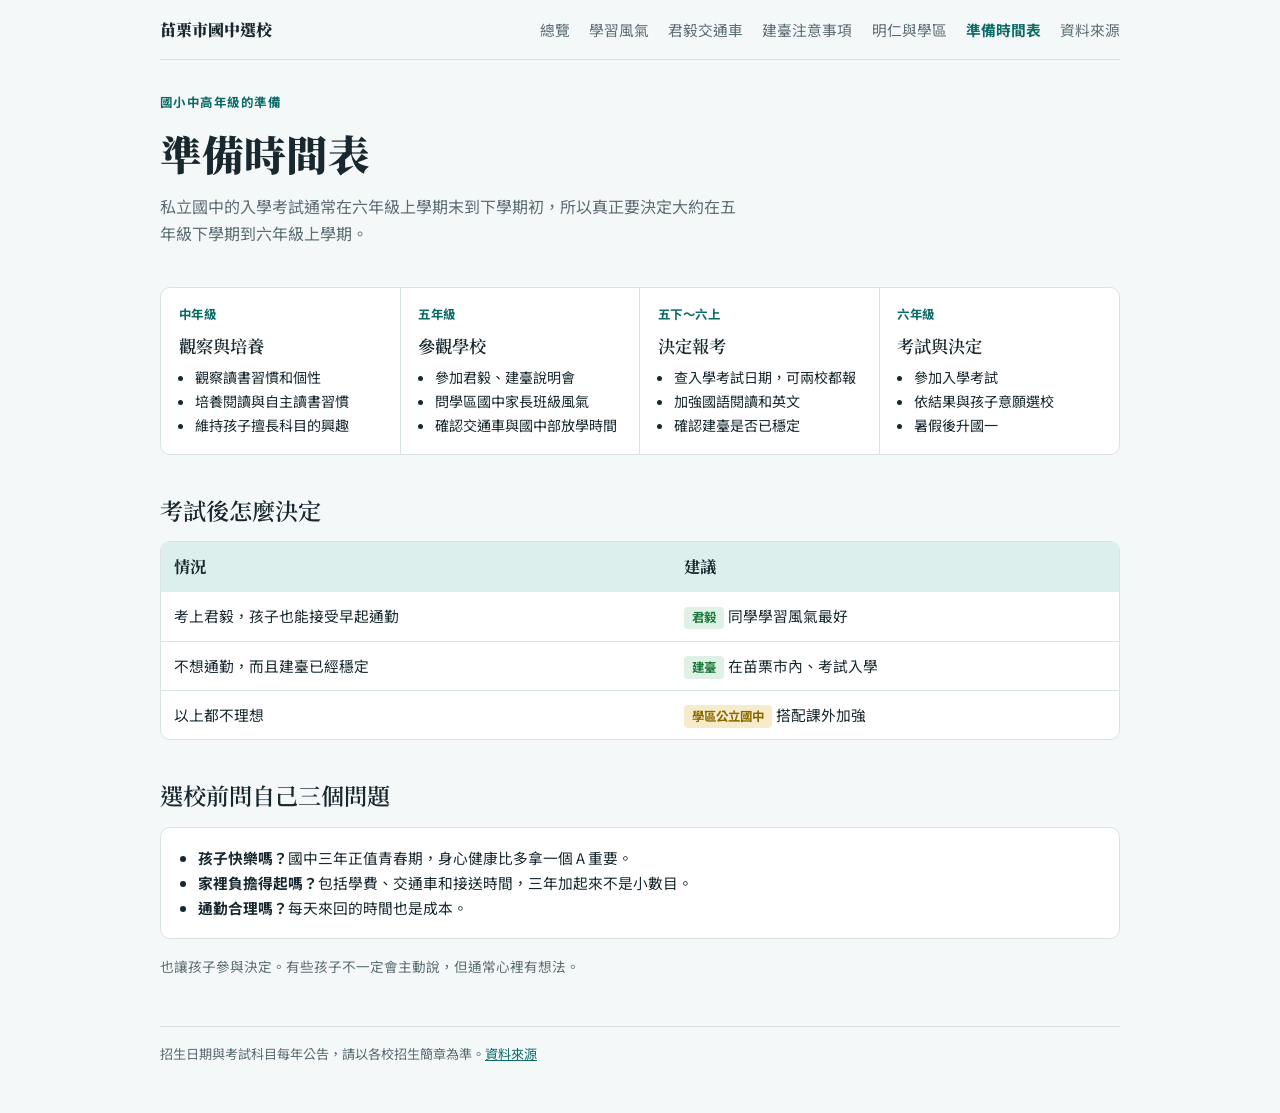
<file: timeline.html>
<!doctype html>
<html lang="zh-Hant-TW">
<head>
<meta charset="utf-8">
<meta name="viewport" content="width=device-width, initial-scale=1, viewport-fit=cover">
<title>準備時間表・苗栗市國中選校</title>
<link rel="preconnect" href="https://fonts.googleapis.com">
<link rel="stylesheet" href="https://fonts.googleapis.com/css2?family=Noto+Sans+TC:wght@400;500;700&family=Noto+Serif+TC:wght@600;900&display=swap">
<link rel="stylesheet" href="style.css">
</head>
<body>
<nav class="top">
  <a class="brand" href="index.html">苗栗市國中選校</a>
  <a class="link" href="index.html">總覽</a>
  <a class="link" href="atmosphere.html">學習風氣</a>
  <a class="link" href="bus.html">君毅交通車</a>
  <a class="link" href="jiantai.html">建臺注意事項</a>
  <a class="link" href="mingren.html">明仁與學區</a>
  <a class="link" href="timeline.html" aria-current="page">準備時間表</a>
  <a class="link" href="sources.html">資料來源</a>
</nav>
<main class="wrap">

<header class="page">
  <span class="eyebrow">國小中高年級的準備</span>
  <h1>準備時間表</h1>
  <p class="lede">私立國中的入學考試通常在六年級上學期末到下學期初，所以真正要決定大約在五年級下學期到六年級上學期。</p>
</header>

<section>
  <div class="steps">
    <div class="step">
      <span class="when">中年級</span>
      <span class="what">觀察與培養</span>
      <ul><li>觀察讀書習慣和個性</li><li>培養閱讀與自主讀書習慣</li><li>維持孩子擅長科目的興趣</li></ul>
    </div>
    <div class="step">
      <span class="when">五年級</span>
      <span class="what">參觀學校</span>
      <ul><li>參加君毅、建臺說明會</li><li>問學區國中家長班級風氣</li><li>確認交通車與國中部放學時間</li></ul>
    </div>
    <div class="step">
      <span class="when">五下～六上</span>
      <span class="what">決定報考</span>
      <ul><li>查入學考試日期，可兩校都報</li><li>加強國語閱讀和英文</li><li>確認建臺是否已穩定</li></ul>
    </div>
    <div class="step">
      <span class="when">六年級</span>
      <span class="what">考試與決定</span>
      <ul><li>參加入學考試</li><li>依結果與孩子意願選校</li><li>暑假後升國一</li></ul>
    </div>
  </div>
</section>

<section>
  <h2>考試後怎麼決定</h2>
  <div class="scroll">
    <table>
      <thead><tr><th>情況</th><th>建議</th></tr></thead>
      <tbody>
        <tr><td>考上君毅，孩子也能接受早起通勤</td><td><span class="lv g">君毅</span>同學學習風氣最好</td></tr>
        <tr><td>不想通勤，而且建臺已經穩定</td><td><span class="lv g">建臺</span>在苗栗市內、考試入學</td></tr>
        <tr><td>以上都不理想</td><td><span class="lv m">學區公立國中</span>搭配課外加強</td></tr>
      </tbody>
    </table>
  </div>
</section>

<section>
  <h2>選校前問自己三個問題</h2>
  <div class="card">
    <ul>
      <li><b>孩子快樂嗎？</b>國中三年正值青春期，身心健康比多拿一個 A 重要。</li>
      <li><b>家裡負擔得起嗎？</b>包括學費、交通車和接送時間，三年加起來不是小數目。</li>
      <li><b>通勤合理嗎？</b>每天來回的時間也是成本。</li>
    </ul>
  </div>
  <p class="note">也讓孩子參與決定。有些孩子不一定會主動說，但通常心裡有想法。</p>
</section>

</main>
<footer>招生日期與考試科目每年公告，請以各校招生簡章為準。<a href="sources.html">資料來源</a></footer>
</body>
</html>
</file>
<file: style.css>
/* Layout: one reading column with a top nav; summary first, then tables, charts and timelines. */
:root{
  --bg:#f5f8f8; --surface:#ffffff; --ink:#18282e; --muted:#5b6d73; --line:#d9e3e4;
  --accent:#0d6b68; --accent-soft:#dcefed; --warm:#b36a12; --warm-soft:#f8ead6;
  --good:#1f7a3f; --good-soft:#dff1e4; --mid:#8a6a00; --mid-soft:#f6eccb; --bad:#b03a2e; --bad-soft:#f7e0dc;
  --bar:#0d6b68; --bar2:#9db8b8;
  --display:"Noto Serif TC","Songti TC","PMingLiU",serif;
  --body:"Noto Sans TC","Microsoft JhengHei","PingFang TC",sans-serif;
  color-scheme:light;
}
@media (prefers-color-scheme: dark){:root{
  --bg:#111a1d; --surface:#18252a; --ink:#e3eced; --muted:#9db0b4; --line:#2b3c42;
  --accent:#5cc2bc; --accent-soft:#173a3b; --warm:#e2a35a; --warm-soft:#3a2b18;
  --good:#6fcf8f; --good-soft:#183522; --mid:#e0c25a; --mid-soft:#3a3215; --bad:#ef8a7e; --bad-soft:#41201c;
  --bar:#5cc2bc; --bar2:#45605f; color-scheme:dark}}
*{box-sizing:border-box}
html{-webkit-text-size-adjust:100%}
body{margin:0;background:var(--bg);color:var(--ink);font-family:var(--body);font-size:16px;line-height:1.7;
  padding-left:max(16px,env(safe-area-inset-left,0px));padding-right:max(16px,env(safe-area-inset-right,0px));padding-block:0 3rem}
a{color:var(--accent)}
a:focus-visible{outline:2px solid var(--accent);outline-offset:2px}
.wrap{max-width:960px;margin:0 auto;display:flex;flex-direction:column;gap:2.5rem}
nav.top{max-width:960px;margin:0 auto 2rem;padding-block:1rem;border-bottom:1px solid var(--line);display:flex;flex-wrap:wrap;gap:.4rem 1.2rem;align-items:center}
nav.top .brand{font-family:var(--display);font-weight:900;color:var(--ink);text-decoration:none;margin-right:auto}
nav.top a.link{text-decoration:none;font-size:.92rem;color:var(--muted)}
nav.top a.link[aria-current="page"]{color:var(--accent);font-weight:700}
h1,h2{font-family:var(--display);text-wrap:balance;line-height:1.3;margin:0}
h1{font-size:clamp(1.9rem,5vw,2.6rem);font-weight:900}
h2{font-size:1.45rem;font-weight:600}
h3{margin:0;font-size:1rem}
p{margin:0}
.lede{color:var(--muted);max-width:65ch}
.eyebrow{font-size:.78rem;letter-spacing:.12em;color:var(--accent);font-weight:700}
header.page{display:flex;flex-direction:column;gap:.8rem}
section{display:flex;flex-direction:column;gap:1rem;min-width:0}
.note{font-size:.85rem;color:var(--muted)}
.key{background:var(--accent-soft);border-radius:10px;padding:1rem 1.2rem;display:flex;flex-direction:column;gap:.4rem}
.key b{color:var(--accent)}
.rank{display:grid;grid-template-columns:repeat(3,1fr);gap:1rem}
.pick{background:var(--surface);border:1px solid var(--line);border-radius:10px;padding:1.1rem 1.2rem;display:flex;flex-direction:column;gap:.4rem;min-width:0}
.pick.first{border:2px solid var(--accent)}
.pick .role{font-size:.8rem;font-weight:700;letter-spacing:.06em;color:var(--muted)}
.pick.first .role{color:var(--accent)}
.pick .name{font-family:var(--display);font-size:1.35rem;font-weight:900}
.pick ul,.card ul{margin:0;padding-left:1.1rem;font-size:.92rem}
.out{background:var(--bad-soft);border-radius:10px;padding:.9rem 1.2rem;font-size:.92rem}
.out b{color:var(--bad)}
.scroll{overflow-x:auto;border:1px solid var(--line);border-radius:10px;background:var(--surface)}
table{border-collapse:collapse;width:100%;font-size:.92rem}
.scroll table{min-width:680px}
th,td{padding:.7rem .8rem;text-align:left;vertical-align:top;border-bottom:1px solid var(--line)}
thead th{font-family:var(--display);font-size:1.02rem;background:var(--accent-soft)}
thead th span{display:block;font-family:var(--body);font-size:.75rem;font-weight:400;color:var(--muted)}
tbody th{font-weight:700;color:var(--muted);white-space:nowrap;width:7.5rem}
tr:last-child td,tr:last-child th{border-bottom:0}
.lv{display:inline-block;font-size:.78rem;font-weight:700;padding:.05rem .5rem;border-radius:4px;margin-right:.3rem;white-space:nowrap}
.g{background:var(--good-soft);color:var(--good)} .m{background:var(--mid-soft);color:var(--mid)} .b{background:var(--bad-soft);color:var(--bad)}
.charts{display:grid;grid-template-columns:1fr 1fr;gap:1.2rem}
.card{background:var(--surface);border:1px solid var(--line);border-radius:10px;padding:1.1rem 1.2rem;display:flex;flex-direction:column;gap:.8rem;min-width:0}
.bars{display:flex;flex-direction:column;gap:.55rem}
.row{display:grid;grid-template-columns:6.5rem 1fr 3.6rem;align-items:center;gap:.6rem;font-size:.88rem}
.row .lab{white-space:nowrap;overflow:hidden;text-overflow:ellipsis}
.track{height:14px;background:var(--line);border-radius:3px;overflow:hidden}
.fill{height:100%;background:var(--bar2);border-radius:3px}
.fill.hi{background:var(--bar)}
.val{text-align:right;font-variant-numeric:tabular-nums;font-weight:500}
td.n{font-variant-numeric:tabular-nums;font-weight:700;text-align:right;white-space:nowrap}
.route{display:flex;flex-direction:column;position:relative;padding-left:1.4rem}
.route::before{content:"";position:absolute;left:.42rem;top:.6rem;bottom:.6rem;width:3px;background:var(--accent-soft)}
.stop{display:grid;grid-template-columns:4.2rem 1fr auto;gap:.6rem;align-items:center;padding:.32rem 0;position:relative;font-size:.9rem}
.stop::before{content:"";position:absolute;left:-1.2rem;width:11px;height:11px;border-radius:50%;background:var(--surface);border:3px solid var(--bar2)}
.stop.city{font-weight:700}
.stop.city::before{border-color:var(--accent);background:var(--accent)}
.stop .t{font-variant-numeric:tabular-nums;color:var(--muted)}
.stop .tag{font-size:.75rem;color:var(--muted)}
.stop.city .tag{color:var(--accent)}
.stop.end .t{color:var(--accent);font-weight:700}
.steps{display:grid;grid-template-columns:repeat(4,1fr);border:1px solid var(--line);border-radius:10px;background:var(--surface);overflow:hidden}
.step{padding:1rem 1.1rem;border-right:1px solid var(--line);display:flex;flex-direction:column;gap:.35rem;min-width:0}
.step:last-child{border-right:0}
.step .when{font-size:.78rem;font-weight:700;letter-spacing:.05em;color:var(--accent)}
.step .what{font-family:var(--display);font-weight:600;font-size:1.08rem}
.step ul{margin:0;padding-left:1.05rem;font-size:.88rem}
.warn{background:var(--warm-soft);border-radius:10px;padding:1rem 1.2rem;display:flex;flex-direction:column;gap:.5rem;font-size:.95rem}
.warn b{color:var(--warm)}
.pages{display:grid;grid-template-columns:repeat(2,1fr);gap:1rem}
.pages a{display:flex;flex-direction:column;gap:.2rem;background:var(--surface);border:1px solid var(--line);border-radius:10px;padding:1rem 1.2rem;text-decoration:none;color:var(--ink)}
.pages a:hover{border-color:var(--accent)}
.pages a b{color:var(--accent);font-family:var(--display)}
.pages a span{font-size:.88rem;color:var(--muted)}
.src{font-size:.9rem;padding-left:1.2rem;margin:0}
.src li{margin-bottom:.35rem}
.tel{font-variant-numeric:tabular-nums;user-select:all;font-weight:700}
footer{max-width:960px;margin:3rem auto 0;padding-top:1rem;border-top:1px solid var(--line);font-size:.82rem;color:var(--muted)}
@media (max-width:760px){
  .rank,.charts,.pages{grid-template-columns:1fr}
  .steps{grid-template-columns:1fr 1fr}
  .step:nth-child(2){border-right:0}
  .step:nth-child(-n+2){border-bottom:1px solid var(--line)}
}
@media (max-width:440px){
  .steps{grid-template-columns:1fr}
  .step{border-right:0;border-bottom:1px solid var(--line)}
  .step:last-child{border-bottom:0}
  .row{grid-template-columns:5.2rem 1fr 3.2rem}
}
</file>
